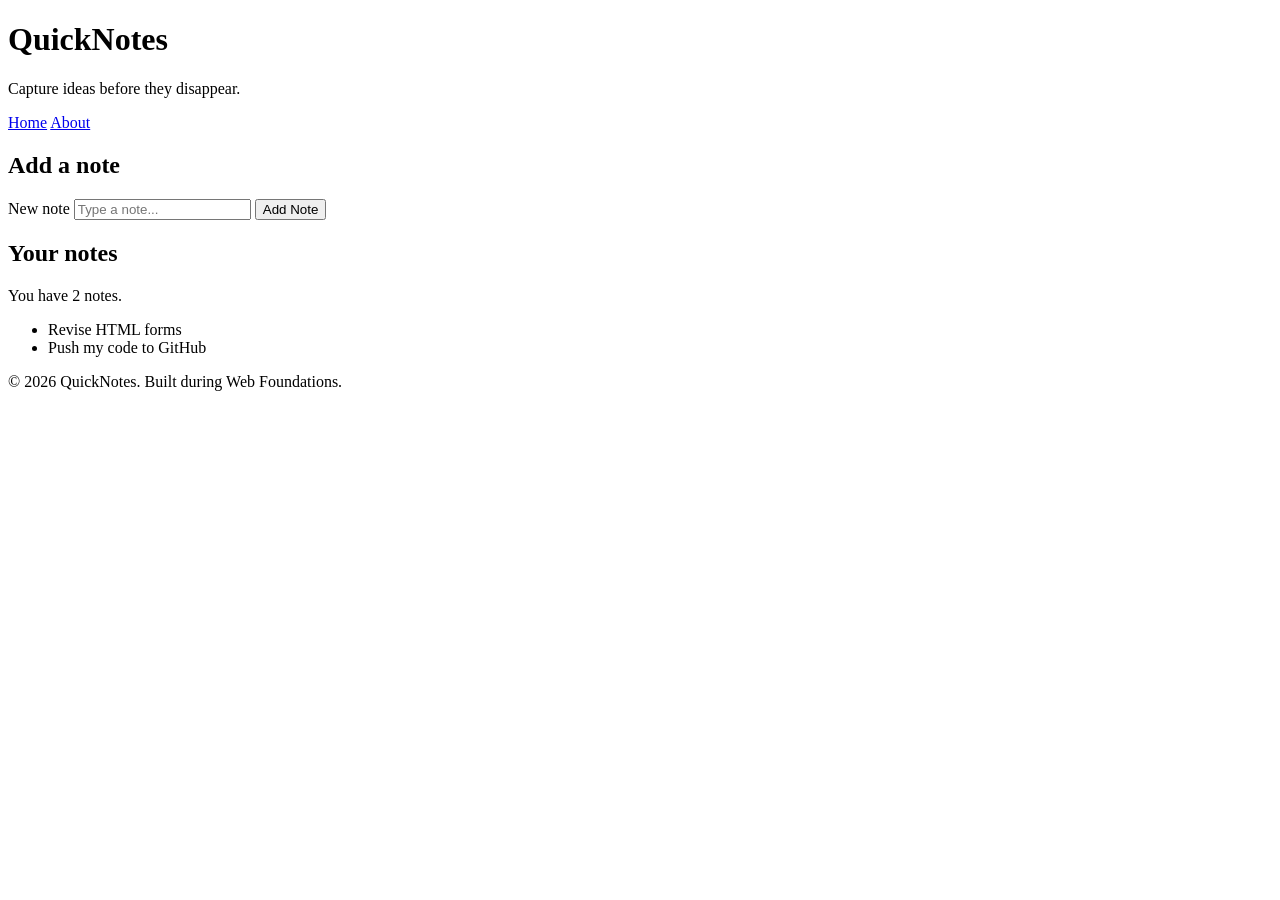
<file: day1/index.html>
<!DOCTYPE html>

<html lang="en"> <head> <meta charset="UTF-8" /> <meta name="viewport" content="width=device-width, initial-scale=1.0" /> <title>QuickNotes</title> </head> <body> <header> <h1>QuickNotes</h1> <p>Capture ideas before they disappear.</p>

  <nav>
    <a href="index.html">Home</a>
    <a href="about.html">About</a>
  </nav>
</header>

<main>
  <section>
    <h2>Add a note</h2>
    <form id="note-form">
      <label for="note-input">New note</label>
      <input
        type="text"
        id="note-input"
        placeholder="Type a note..."
      />
      <button type="submit">Add Note</button>
    </form>
  </section>

  <section>
    <h2>Your notes</h2>
    <p id="note-count">You have 2 notes.</p>
    <ul id="notes-list">
      <li>Revise HTML forms</li>
      <li>Push my code to GitHub</li>
    </ul>
  </section>
</main>

<footer>
  <p>&copy; 2026 QuickNotes. Built during Web Foundations.</p>
</footer>

</body> </html>
</file>
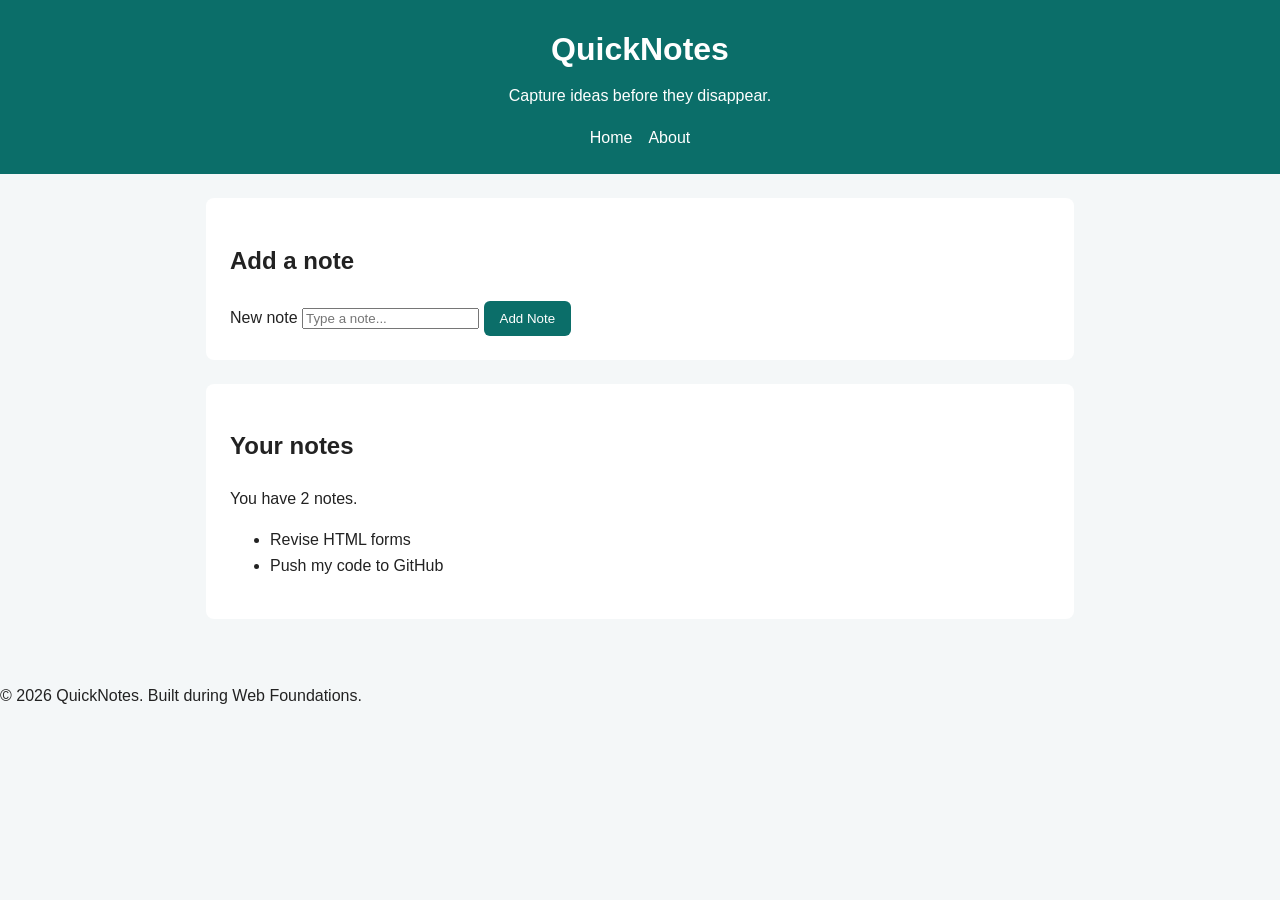
<file: day2/index.html>
<!DOCTYPE html>

<html lang="en"> <head> <meta charset="UTF-8" /> <meta name="viewport" content="width=device-width, initial-scale=1.0" /> <title>QuickNotes</title>
    <link rel="stylesheet" href="style.css" />
  </head> <body> <header> <h1>QuickNotes</h1> <p>Capture ideas before they disappear.</p>

  <nav>
    <a href="index.html">Home</a>
    <a href="about.html">About</a>
  </nav>
</header>

<main>
  <section>
    <h2>Add a note</h2>
    <form id="note-form">
      <label for="note-input">New note</label>
      <input
        type="text"
        id="note-input"
        placeholder="Type a note..."
      />
      <button type="submit">Add Note</button>
    </form>
  </section>

  <section>
    <h2>Your notes</h2>
    <p id="note-count">You have 2 notes.</p>
    <ul id="notes-list">
      <li>Revise HTML forms</li>
      <li>Push my code to GitHub</li>
    </ul>
  </section>
</main>

<footer>
  <p>&copy; 2026 QuickNotes. Built during Web Foundations.</p>
</footer>

</body> </html>
</file>
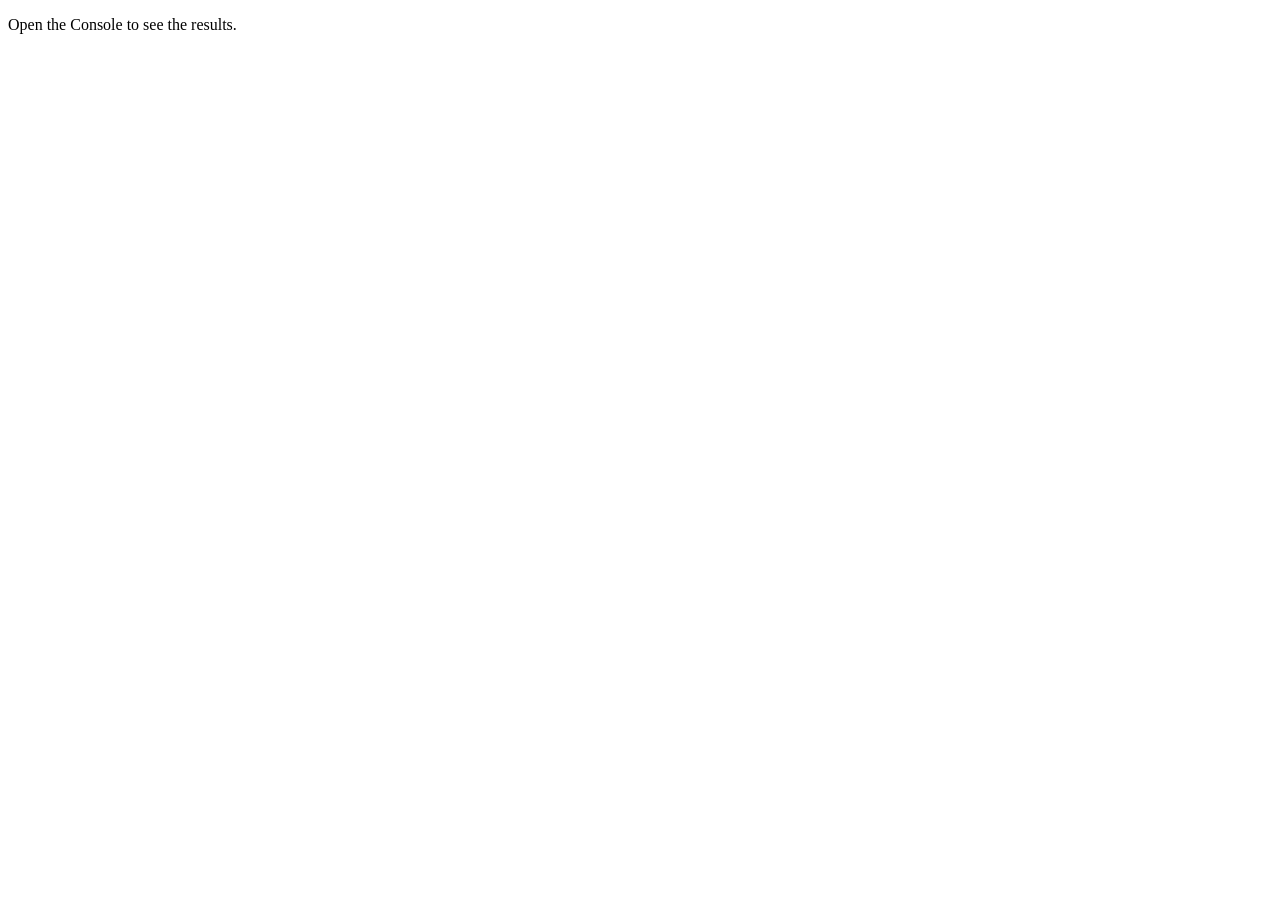
<file: day3/index.html>
<!DOCTYPE html>
<html lang="en">
<head>
  <meta charset="UTF-8">
  <meta name="viewport" content="width=device-width, initial-scale=1.0">
  <title>Notes Toolkit</title>
  <script src="script.js" defer></script>
</head>
<body>
  <p>Open the Console to see the results.</p>
</body>
</html>
</file>
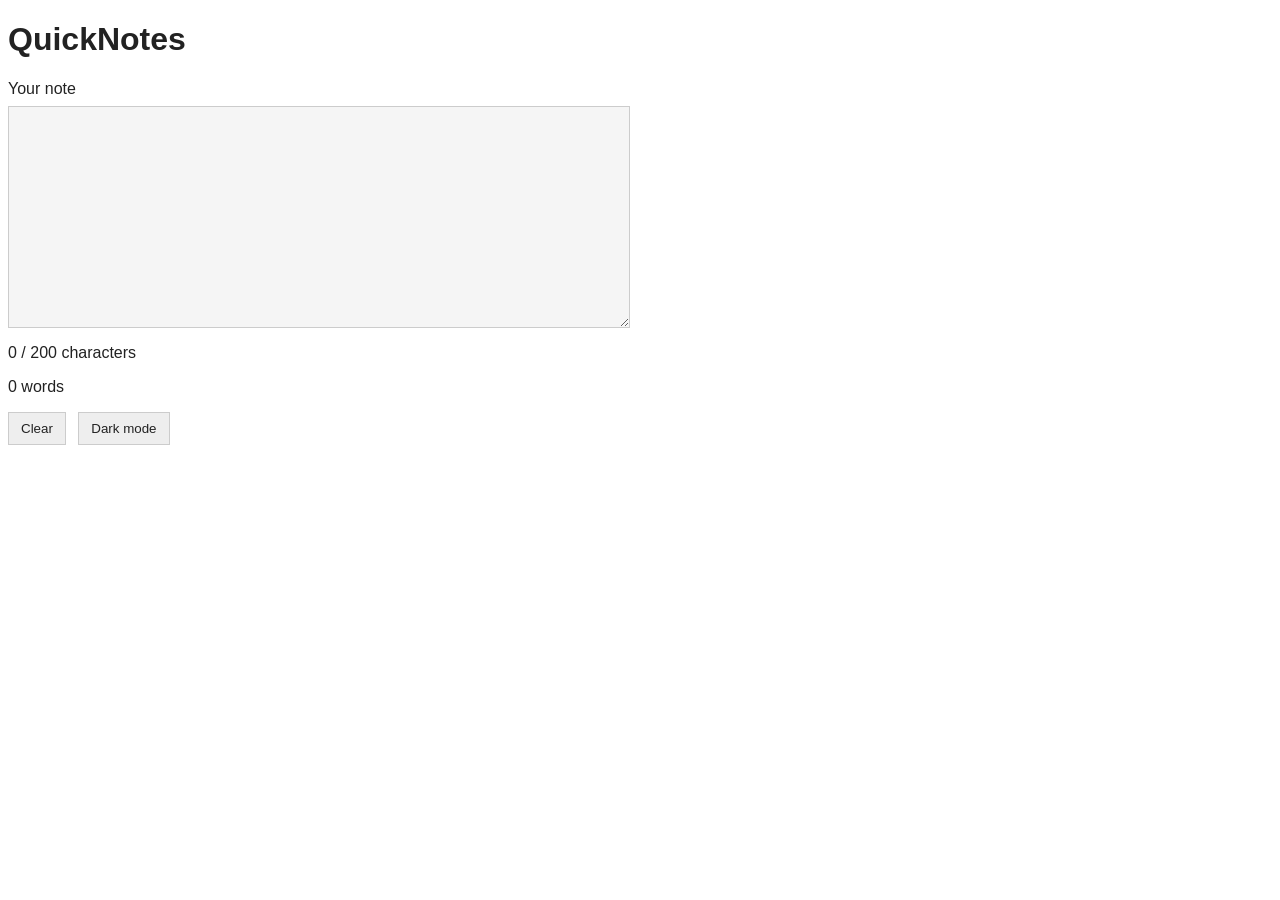
<file: day4/index.html>
<!DOCTYPE html>
<html lang="en">
<head>
  <meta charset="UTF-8">
  <meta name="viewport" content="width=device-width, initial-scale=1.0">
  <title>QuickNotes</title>

  <link rel="stylesheet" href="style.css">
  <script src="script.js" defer></script>
</head>
<body>
  <main>
    <h1>QuickNotes</h1>

    <label for="note-text">Your note</label>

    <textarea id="note-text"></textarea>

    <p id="char-count">0 / 200 characters</p>
    <p id="word-count">0 words</p>

    <button id="clear-btn" type="button">Clear</button>
    <button id="theme-toggle" type="button">Dark mode</button>
  </main>
</body>
</html>
</file>
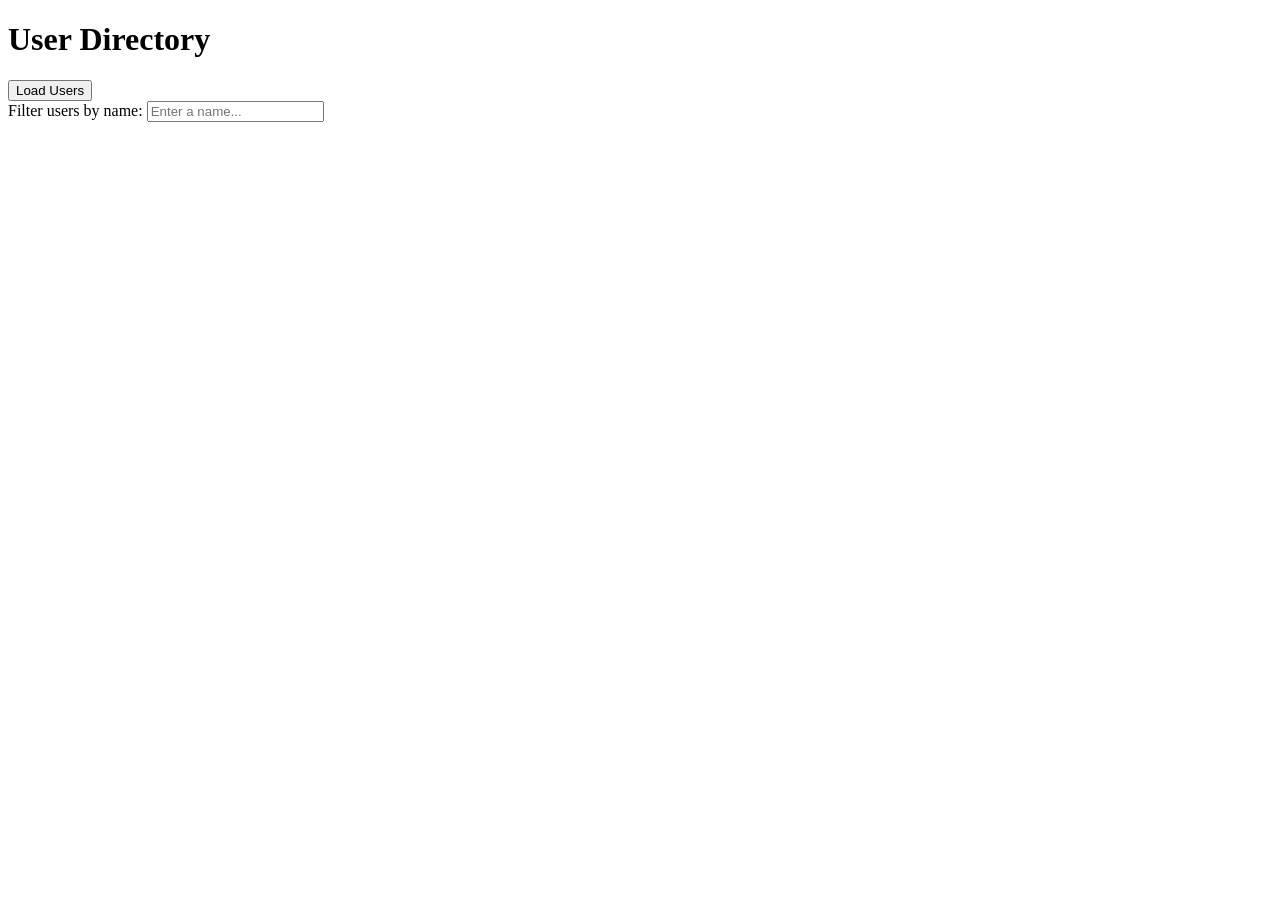
<file: day5/index.html>
<!DOCTYPE html>
<html lang="en">
<head>
  <meta charset="UTF-8">
  <meta name="viewport" content="width=device-width, initial-scale=1.0">
  <title>Day 5 - User Directory</title>
  <script src="users.js" defer></script>
</head>
<body>
  <header>
    <h1>User Directory</h1>
  </header>

  <main>
     <section>
      <button id="load-users" type="button">Load Users</button>
    </section>

    <section>
      <label for="filter-input">Filter users by name:</label>
      <input
        type="text"
        id="filter-input"
        placeholder="Enter a name..."
      >
    </section>

    <p id="status" role="status" aria-live="polite"></p>

    <ul id="users-list"></ul>
  </main>
</body>
</html>
</file>
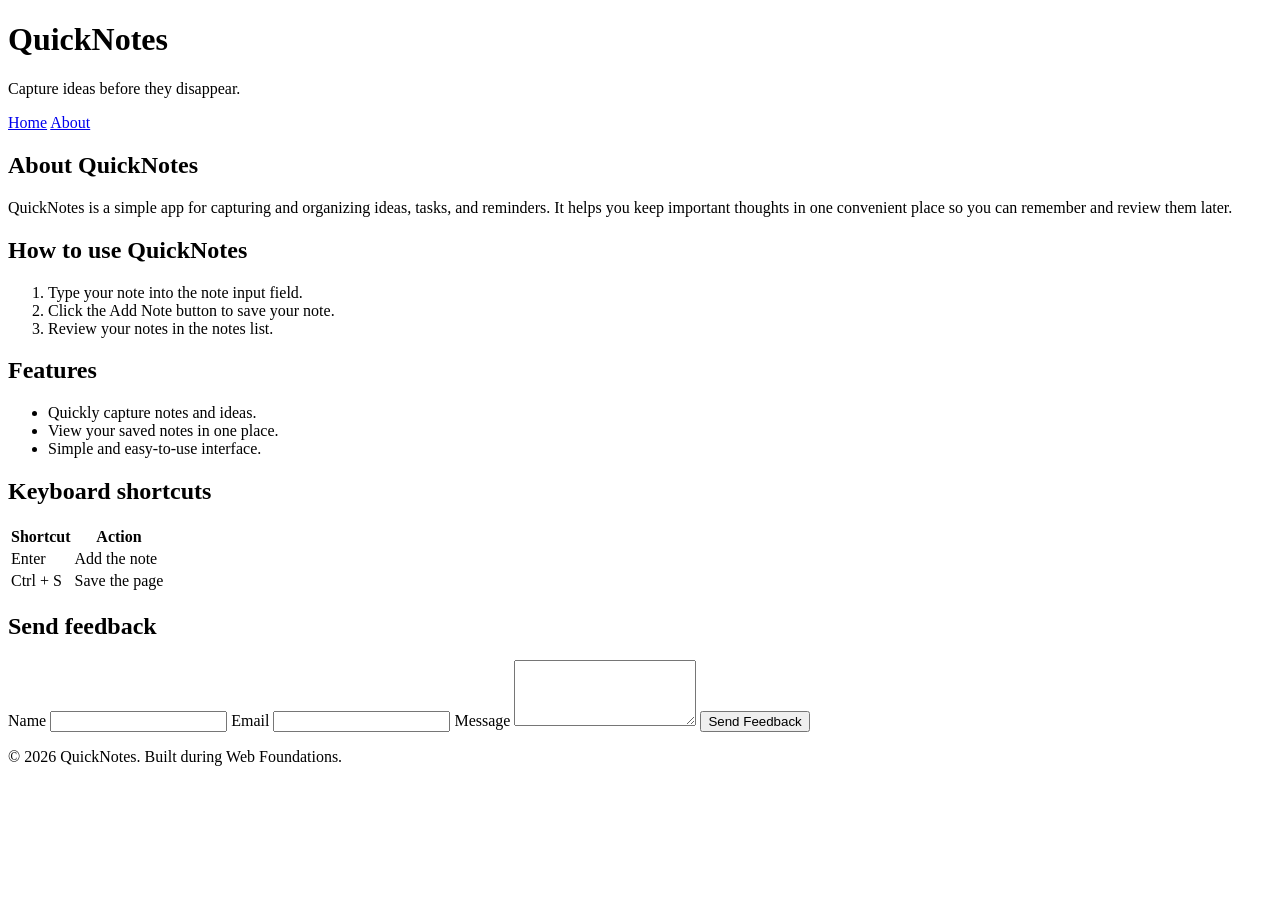
<file: day1/about.html>
<!DOCTYPE html>

<html lang="en"> <head> <meta charset="UTF-8" /> <meta name="viewport" content="width=device-width, initial-scale=1.0" /> <title>About QuickNotes</title> </head> <body> <header> <h1>QuickNotes</h1> <p>Capture ideas before they disappear.</p>

  <nav>
    <a href="index.html">Home</a>
    <a href="about.html">About</a>
  </nav>
</header>

<main>
  <h2>About QuickNotes</h2>
  <p>
    QuickNotes is a simple app for capturing and organizing ideas, tasks,
    and reminders. It helps you keep important thoughts in one convenient
    place so you can remember and review them later.
  </p>

  <section>
    <h2>How to use QuickNotes</h2>
    <ol>
      <li>Type your note into the note input field.</li>
      <li>Click the Add Note button to save your note.</li>
      <li>Review your notes in the notes list.</li>
    </ol>
  </section>

  <section>
    <h2>Features</h2>
    <ul>
      <li>Quickly capture notes and ideas.</li>
      <li>View your saved notes in one place.</li>
      <li>Simple and easy-to-use interface.</li>
    </ul>
  </section>

  <section>
    <h2>Keyboard shortcuts</h2>
    <table>
      <thead>
        <tr>
          <th>Shortcut</th>
          <th>Action</th>
        </tr>
      </thead>
      <tbody>
        <tr>
          <td>Enter</td>
          <td>Add the note</td>
        </tr>
        <tr>
          <td>Ctrl + S</td>
          <td>Save the page</td>
        </tr>
      </tbody>
    </table>
  </section>

  <section>
    <h2>Send feedback</h2>
    <form id="feedback-form">
      <label for="name">Name</label>
      <input type="text" id="name" name="name" required />

      <label for="email">Email</label>
      <input type="email" id="email" name="email" required />

      <label for="message">Message</label>
      <textarea
        id="message"
        name="message"
        rows="4"
        required
      ></textarea>

      <button type="submit">Send Feedback</button>
    </form>
  </section>
</main>

<footer>
  <p>&copy; 2026 QuickNotes. Built during Web Foundations.</p>
</footer>

</body> </html>
</file>
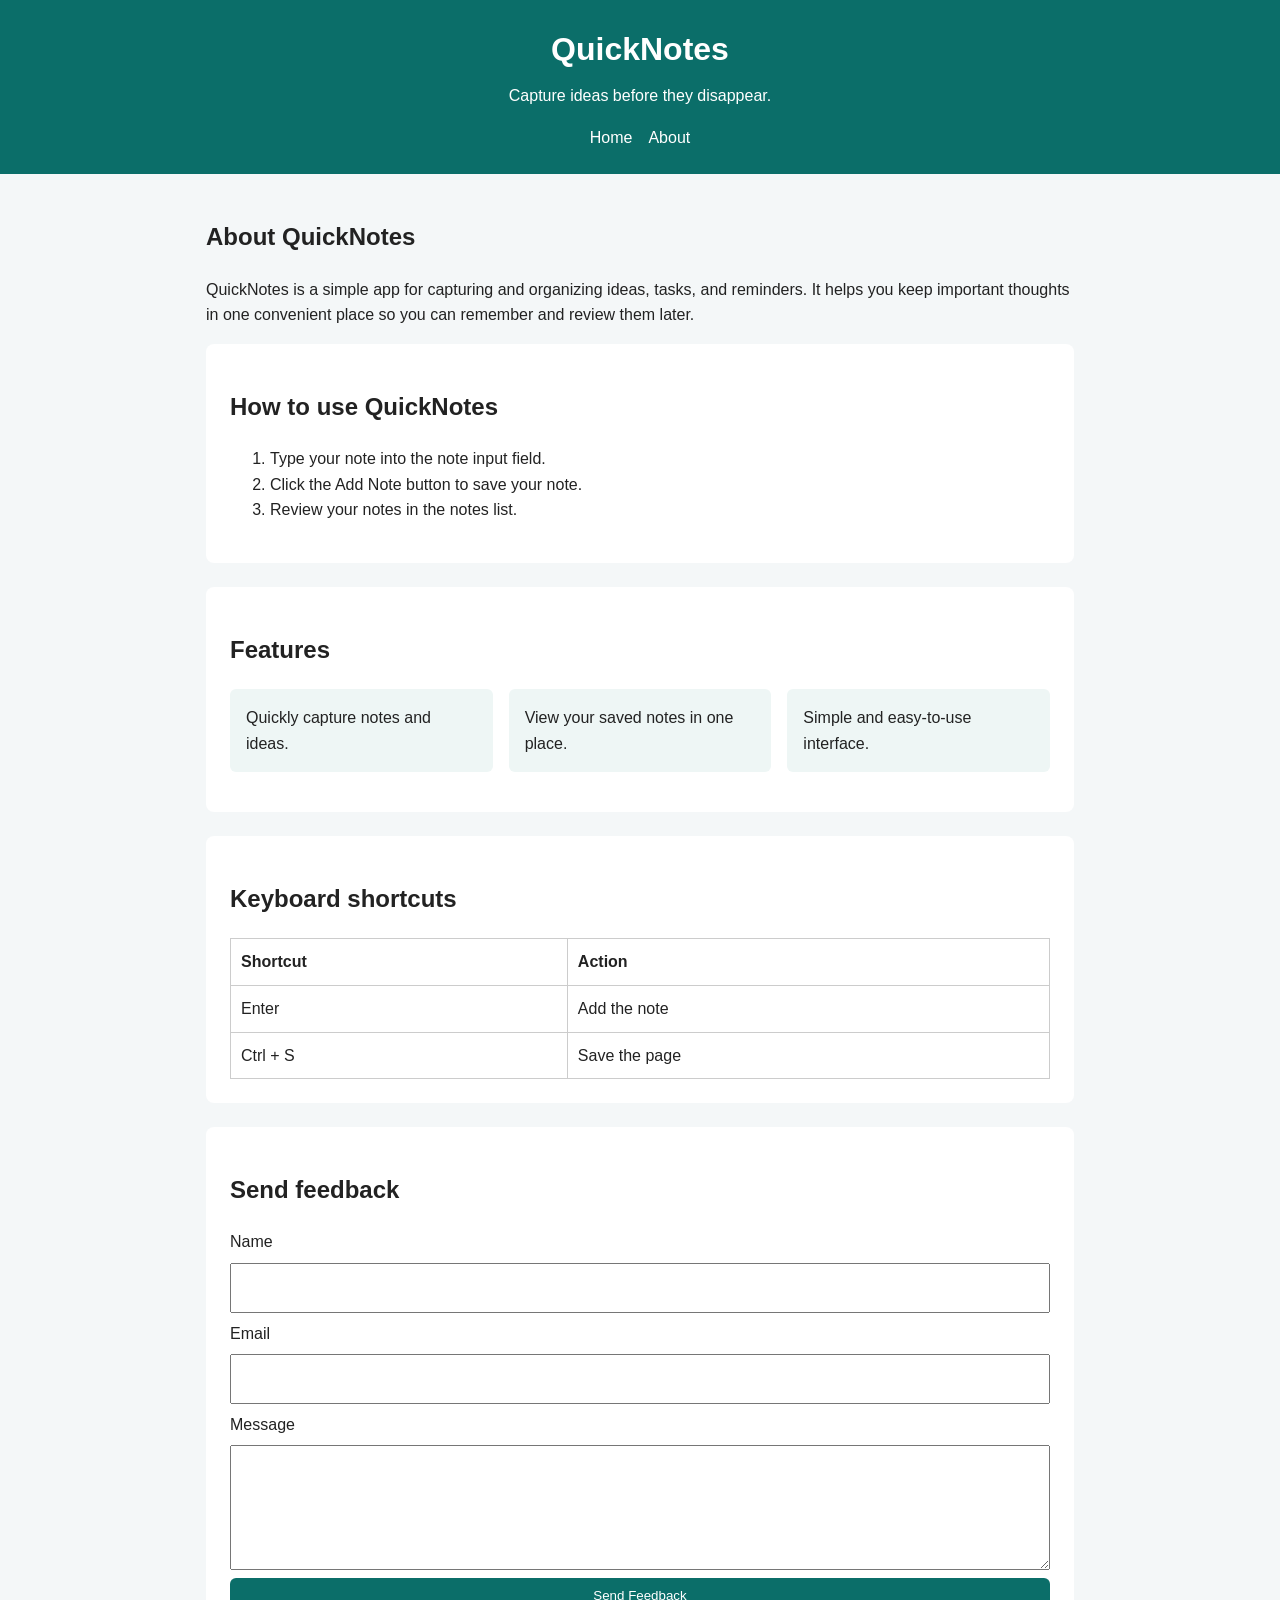
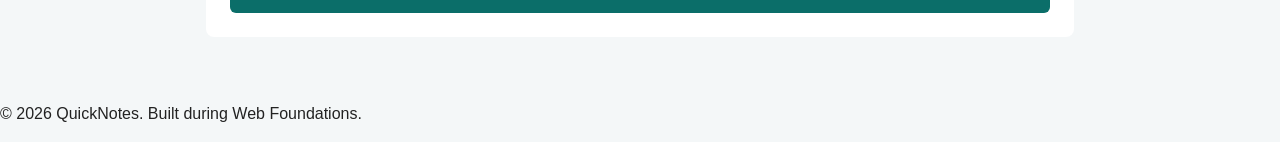
<file: day2/about.html>
<!DOCTYPE html>

<html lang="en"> <head> <meta charset="UTF-8" /> <meta name="viewport" content="width=device-width, initial-scale=1.0" /> <title>About QuickNotes</title>
    <link rel="stylesheet" href="style.css" />
  </head> <body> <header> <h1>QuickNotes</h1> <p>Capture ideas before they disappear.</p>

  <nav>
    <a href="index.html">Home</a>
    <a href="about.html">About</a>
  </nav>
</header>

<main>
  <h2>About QuickNotes</h2>
  <p>
    QuickNotes is a simple app for capturing and organizing ideas, tasks,
    and reminders. It helps you keep important thoughts in one convenient
    place so you can remember and review them later.
  </p>

  <section>
    <h2>How to use QuickNotes</h2>
    <ol>
      <li>Type your note into the note input field.</li>
      <li>Click the Add Note button to save your note.</li>
      <li>Review your notes in the notes list.</li>
    </ol>
  </section>

  <section>
    <h2>Features</h2>
    <ul class="features">
      <li>Quickly capture notes and ideas.</li>
      <li>View your saved notes in one place.</li>
      <li>Simple and easy-to-use interface.</li>
    </ul>
  </section>

  <section>
    <h2>Keyboard shortcuts</h2>
    <table>
      <thead>
        <tr>
          <th>Shortcut</th>
          <th>Action</th>
        </tr>
      </thead>
      <tbody>
        <tr>
          <td>Enter</td>
          <td>Add the note</td>
        </tr>
        <tr>
          <td>Ctrl + S</td>
          <td>Save the page</td>
        </tr>
      </tbody>
    </table>
  </section>

  <section>
    <h2>Send feedback</h2>
    <form id="feedback-form">
      <label for="name">Name</label>
      <input type="text" id="name" name="name" required />

      <label for="email">Email</label>
      <input type="email" id="email" name="email" required />

      <label for="message">Message</label>
      <textarea
        id="message"
        name="message"
        rows="4"
        required
      ></textarea>

      <button type="submit">Send Feedback</button>
    </form>
  </section>
</main>

<footer>
  <p>&copy; 2026 QuickNotes. Built during Web Foundations.</p>
</footer>

</body> </html>
</file>
<file: day2/style.css>
*,
*::before,
*::after {
  box-sizing: border-box;
}

body {
  margin: 0;
  font-family: "Segoe UI", Arial, sans-serif;
  font-size: 16px;
  line-height: 1.6;
  color: #222;
  background-color: #f4f7f8;
}

header {
  background-color: #0b6e69;
  color: white;
  padding: 24px;
  text-align: center;
}

header h1 {
  margin: 0 0 8px;
}

header p {
  margin: 0 0 16px;
}

nav {
  display: flex;
  justify-content: center;
  gap: 16px;
}

nav a {
  color: white;
  text-decoration: none;
  transition: color 0.2s ease;
}

main {
  max-width: 900px;
  margin-left: auto;
  margin-right: auto;
  padding: 24px 16px;
}

section {
  background-color: white;
  padding: 24px;
  margin-bottom: 24px;
  border-radius: 8px;
}

.features {
  display: grid;
  grid-template-columns: repeat(auto-fit, minmax(180px, 1fr));
  gap: 16px;
  padding: 0;
  list-style: none;
}

.features li {
  background-color: #eef6f5;
  padding: 16px;
  border-radius: 6px;
}

table {
  width: 100%;
  border-collapse: collapse;
}

th,
td {
  border: 1px solid #ccc;
  padding: 10px;
  text-align: left;
}

#feedback-form {
  display: flex;
  flex-direction: column;
  gap: 8px;
}

#feedback-form input,
#feedback-form textarea {
  width: 100%;
  padding: 10px;
  font: inherit;
}


nav a:hover {
  color: #d9fffb;
  text-decoration: underline;
}

button {
  padding: 10px 16px;
  border: none;
  border-radius: 6px;
  background-color: #0b6e69;
  color: white;
  cursor: pointer;
  transition: background-color 0.2s ease, transform 0.2s ease;
}

button:hover {
  background-color: #084f4b;
  transform: translateY(-2px);
}

@media (max-width: 600px) {
  header {
    padding: 16px;
  }

  header h1 {
    font-size: 28px;
  }

  main {
    padding: 16px 12px;
  }

  section {
    padding: 16px;
  }
}
</file>
<file: day4/style.css>
:root {
  --bg-color: #ffffff;
  --text-color: #222222;
  --input-bg: #f5f5f5;
  --border-color: #cccccc;
  --button-bg: #eeeeee;
  --button-text: #222222;
}

body.dark {
  --bg-color: #222222;
  --text-color: #ffffff;
  --input-bg: #333333;
  --border-color: #666666;
  --button-bg: #444444;
  --button-text: #ffffff;
}

body {
  background-color: var(--bg-color);
  color: var(--text-color);
  font-family: Arial, sans-serif;
}

textarea {
  display: block;
  width: 100%;
  max-width: 600px;
  min-height: 200px;
  margin-top: 8px;
  margin-bottom: 10px;
  padding: 10px;
  background-color: var(--input-bg);
  color: var(--text-color);
  border: 1px solid var(--border-color);
}

button {
  padding: 8px 12px;
  margin-right: 8px;
  background-color: var(--button-bg);
  color: var(--button-text);
  border: 1px solid var(--border-color);
  cursor: pointer;
}

.warning {
  color: orange;
}

.over {
  color: red;
  font-weight: bold;
}
</file>
